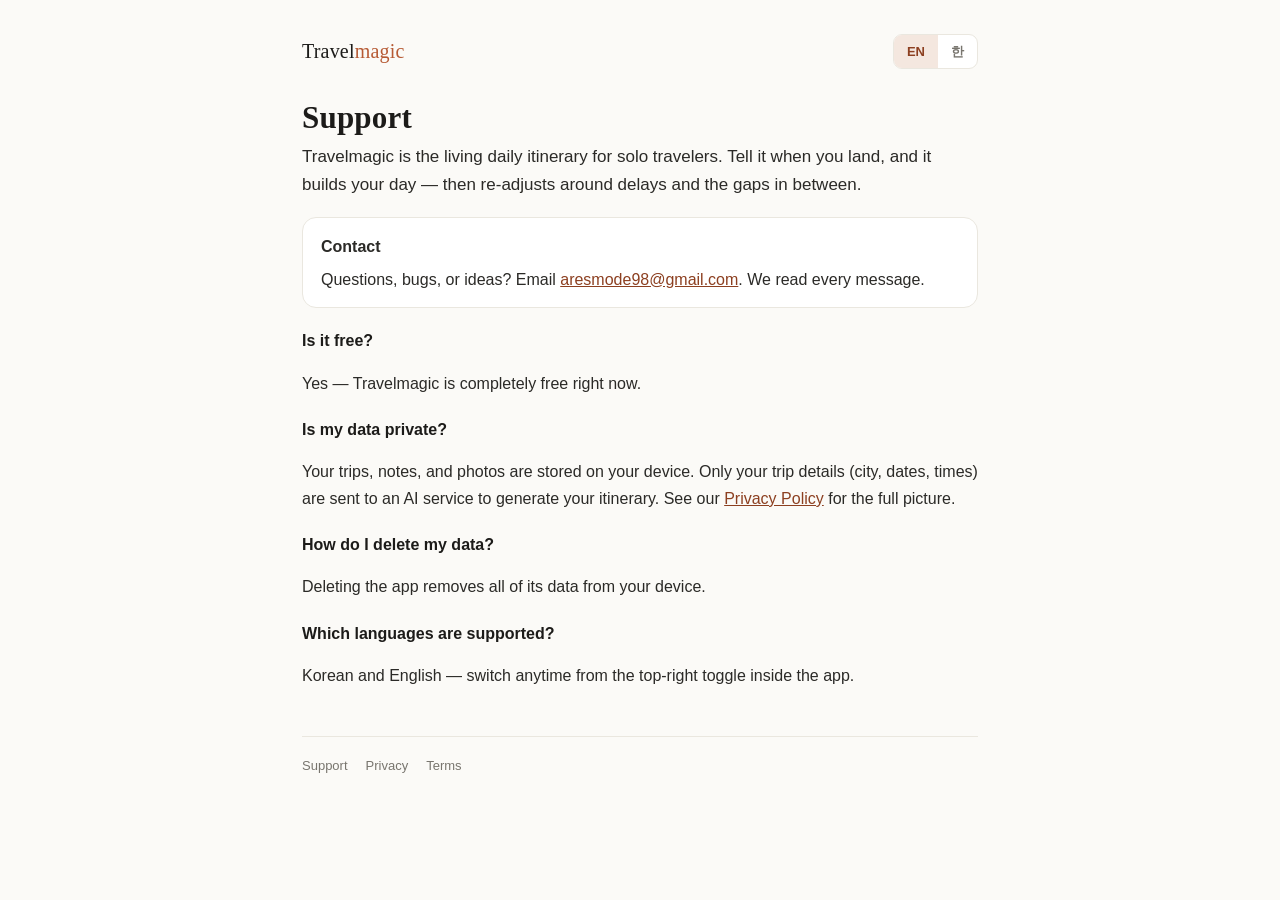
<file: index.html>
<!doctype html>
<html lang="en">
<head>
<meta charset="utf-8" />
<meta name="viewport" content="width=device-width, initial-scale=1" />
<title>Travelmagic — Support</title>
<meta name="description" content="Support for Travelmagic — the living daily itinerary for solo travelers." />
<link rel="stylesheet" href="style.css" />
</head>
<body>
<div class="wrap">
  <div class="top">
    <a class="brand" href="index.html">Travel<span>magic</span></a>
    <div class="toggle" role="group" aria-label="Language">
      <button type="button" data-lang="en">EN</button>
      <button type="button" data-lang="ko">한</button>
    </div>
  </div>

  <!-- ENGLISH -->
  <div class="en">
    <h1>Support</h1>
    <p class="lead">Travelmagic is the living daily itinerary for solo travelers. Tell it when you land, and it builds your day — then re-adjusts around delays and the gaps in between.</p>

    <div class="card">
      <p style="margin:2px 0 6px"><b>Contact</b></p>
      <p style="margin:0">Questions, bugs, or ideas? Email <a href="mailto:aresmode98@gmail.com">aresmode98@gmail.com</a>. We read every message.</p>
    </div>

    <p class="q">Is it free?</p>
    <p>Yes — Travelmagic is completely free right now.</p>

    <p class="q">Is my data private?</p>
    <p>Your trips, notes, and photos are stored on your device. Only your trip details (city, dates, times) are sent to an AI service to generate your itinerary. See our <a href="privacy.html">Privacy Policy</a> for the full picture.</p>

    <p class="q">How do I delete my data?</p>
    <p>Deleting the app removes all of its data from your device.</p>

    <p class="q">Which languages are supported?</p>
    <p>Korean and English — switch anytime from the top-right toggle inside the app.</p>
  </div>

  <!-- KOREAN -->
  <div class="ko">
    <h1>지원</h1>
    <p class="lead">Travelmagic은 혼자 여행하는 사람을 위한, 살아있는 하루 일정입니다. 도착 시각만 알려주면 하루를 짜고, 지연과 그 사이의 빈틈에 맞춰 다시 배열해 줍니다.</p>

    <div class="card">
      <p style="margin:2px 0 6px"><b>문의</b></p>
      <p style="margin:0">질문·버그·제안이 있으면 <a href="mailto:aresmode98@gmail.com">aresmode98@gmail.com</a>으로 이메일 주세요. 모든 메시지를 읽습니다.</p>
    </div>

    <p class="q">무료인가요?</p>
    <p>네 — Travelmagic은 현재 전면 무료입니다.</p>

    <p class="q">제 데이터는 안전한가요?</p>
    <p>여행·메모·사진은 기기에 저장됩니다. 일정 생성 시에는 여행 정보(도시·날짜·시각)만 AI 서비스로 전송됩니다. 자세한 내용은 <a href="privacy.html">개인정보처리방침</a>을 참고하세요.</p>

    <p class="q">데이터를 어떻게 지우나요?</p>
    <p>앱을 삭제하면 기기에서 모든 데이터가 함께 삭제됩니다.</p>

    <p class="q">어떤 언어를 지원하나요?</p>
    <p>한국어와 영어 — 앱 안 우상단 토글에서 언제든 전환할 수 있어요.</p>
  </div>

  <div class="foot">
    <a href="index.html">Support</a>
    <a href="privacy.html">Privacy</a>
    <a href="terms.html">Terms</a>
  </div>
</div>
<script src="toggle.js"></script>
</body>
</html>
</file>
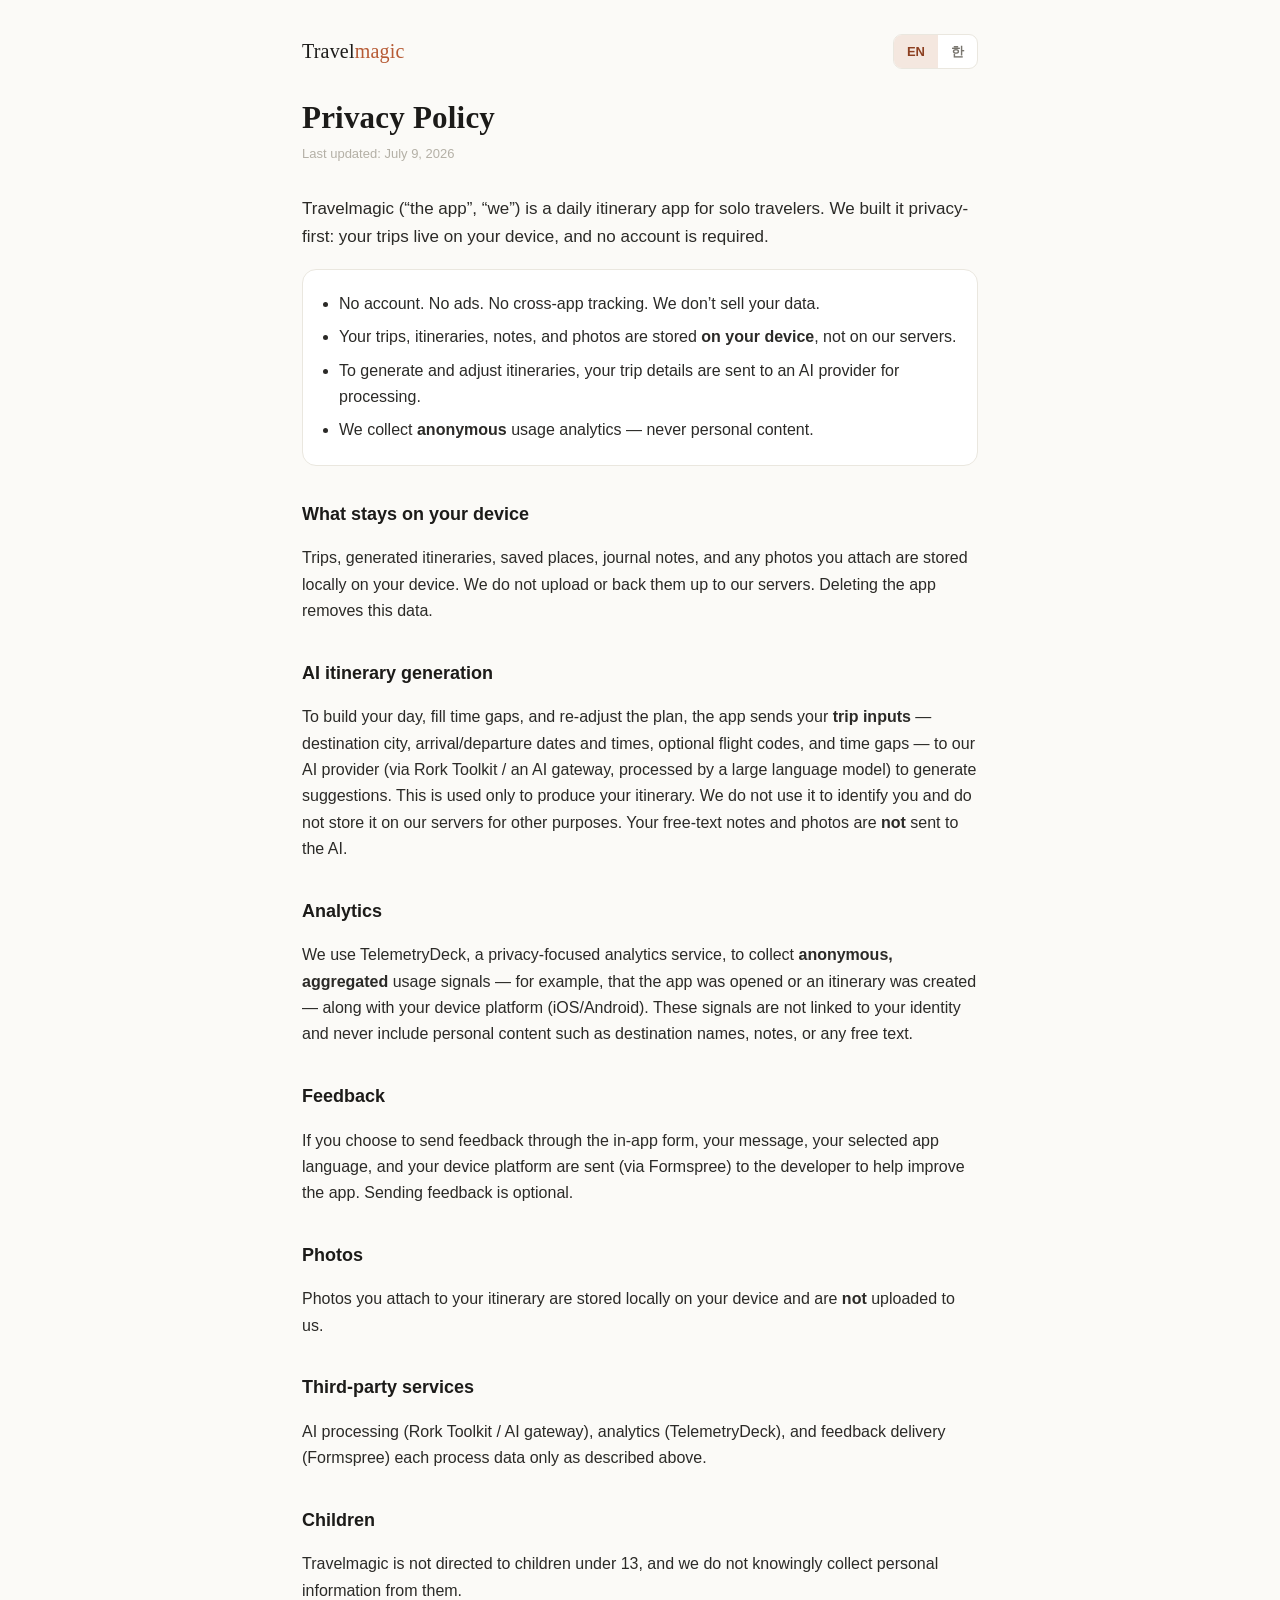
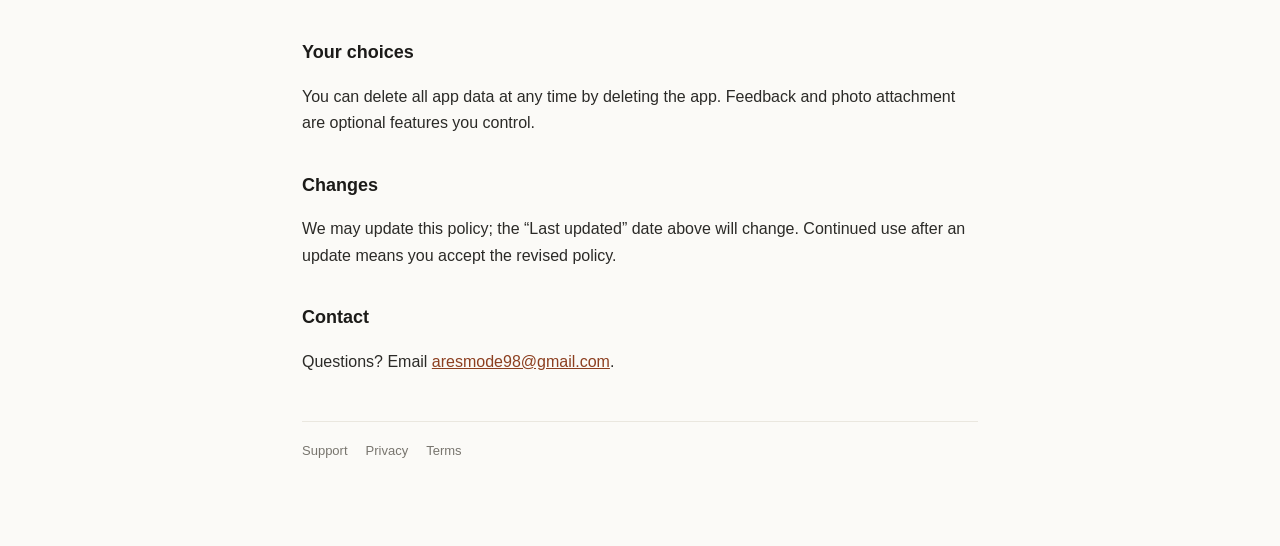
<file: privacy.html>
<!doctype html>
<html lang="en">
<head>
<meta charset="utf-8" />
<meta name="viewport" content="width=device-width, initial-scale=1" />
<title>Travelmagic — Privacy Policy</title>
<meta name="description" content="Travelmagic privacy policy — privacy-first solo travel itinerary app." />
<link rel="stylesheet" href="style.css" />
</head>
<body>
<div class="wrap">
  <div class="top">
    <a class="brand" href="index.html">Travel<span>magic</span></a>
    <div class="toggle" role="group" aria-label="Language">
      <button type="button" data-lang="en">EN</button>
      <button type="button" data-lang="ko">한</button>
    </div>
  </div>

  <!-- ENGLISH -->
  <div class="en">
    <h1>Privacy Policy</h1>
    <p class="updated">Last updated: July 9, 2026</p>
    <p class="lead">Travelmagic (“the app”, “we”) is a daily itinerary app for solo travelers. We built it privacy-first: your trips live on your device, and no account is required.</p>

    <div class="card">
      <ul>
        <li>No account. No ads. No cross-app tracking. We don’t sell your data.</li>
        <li>Your trips, itineraries, notes, and photos are stored <b>on your device</b>, not on our servers.</li>
        <li>To generate and adjust itineraries, your trip details are sent to an AI provider for processing.</li>
        <li>We collect <b>anonymous</b> usage analytics — never personal content.</li>
      </ul>
    </div>

    <h2>What stays on your device</h2>
    <p>Trips, generated itineraries, saved places, journal notes, and any photos you attach are stored locally on your device. We do not upload or back them up to our servers. Deleting the app removes this data.</p>

    <h2>AI itinerary generation</h2>
    <p>To build your day, fill time gaps, and re-adjust the plan, the app sends your <b>trip inputs</b> — destination city, arrival/departure dates and times, optional flight codes, and time gaps — to our AI provider (via Rork Toolkit / an AI gateway, processed by a large language model) to generate suggestions. This is used only to produce your itinerary. We do not use it to identify you and do not store it on our servers for other purposes. Your free-text notes and photos are <b>not</b> sent to the AI.</p>

    <h2>Analytics</h2>
    <p>We use TelemetryDeck, a privacy-focused analytics service, to collect <b>anonymous, aggregated</b> usage signals — for example, that the app was opened or an itinerary was created — along with your device platform (iOS/Android). These signals are not linked to your identity and never include personal content such as destination names, notes, or any free text.</p>

    <h2>Feedback</h2>
    <p>If you choose to send feedback through the in-app form, your message, your selected app language, and your device platform are sent (via Formspree) to the developer to help improve the app. Sending feedback is optional.</p>

    <h2>Photos</h2>
    <p>Photos you attach to your itinerary are stored locally on your device and are <b>not</b> uploaded to us.</p>

    <h2>Third-party services</h2>
    <p>AI processing (Rork Toolkit / AI gateway), analytics (TelemetryDeck), and feedback delivery (Formspree) each process data only as described above.</p>

    <h2>Children</h2>
    <p>Travelmagic is not directed to children under 13, and we do not knowingly collect personal information from them.</p>

    <h2>Your choices</h2>
    <p>You can delete all app data at any time by deleting the app. Feedback and photo attachment are optional features you control.</p>

    <h2>Changes</h2>
    <p>We may update this policy; the “Last updated” date above will change. Continued use after an update means you accept the revised policy.</p>

    <h2>Contact</h2>
    <p>Questions? Email <a href="mailto:aresmode98@gmail.com">aresmode98@gmail.com</a>.</p>
  </div>

  <!-- KOREAN -->
  <div class="ko">
    <h1>개인정보처리방침</h1>
    <p class="updated">최종 업데이트: 2026년 7월 9일</p>
    <p class="lead">Travelmagic(‘앱’)은 혼자 여행하는 사람을 위한 하루 일정 앱입니다. 개인정보를 최우선으로 설계했습니다 — 여행 데이터는 기기에 저장되고, 계정이 필요 없습니다.</p>

    <div class="card">
      <ul>
        <li>계정 없음. 광고 없음. 앱 간 추적 없음. 데이터를 판매하지 않습니다.</li>
        <li>여행·일정·메모·사진은 우리 서버가 아니라 <b>기기에</b> 저장됩니다.</li>
        <li>일정을 생성·조정하기 위해 여행 정보를 AI 제공자에게 전송해 처리합니다.</li>
        <li><b>익명</b> 사용 통계만 수집하며, 개인 내용은 절대 포함하지 않습니다.</li>
      </ul>
    </div>

    <h2>기기에 저장되는 것</h2>
    <p>여행, 생성된 일정, 저장한 장소, 메모, 첨부한 사진은 기기에 로컬로 저장됩니다. 우리 서버에 업로드하거나 백업하지 않습니다. 앱을 삭제하면 이 데이터도 함께 삭제됩니다.</p>

    <h2>AI 일정 생성</h2>
    <p>하루 계획을 만들고, 빈틈을 채우고, 일정을 다시 배열하기 위해 앱은 <b>여행 입력값</b> — 목적지 도시, 도착/출발 날짜와 시각, 선택 입력한 항공편 코드, 시간 빈틈 — 을 AI 제공자(Rork Toolkit / AI 게이트웨이, 대규모 언어모델로 처리)에게 전송해 제안을 생성합니다. 이 정보는 일정 생성에만 사용되며, 신원 식별에 쓰지 않고 다른 목적으로 서버에 저장하지 않습니다. 자유 입력 메모와 사진은 AI에 <b>전송되지 않습니다.</b></p>

    <h2>사용 통계</h2>
    <p>개인정보 중심 서비스인 TelemetryDeck을 사용해 <b>익명·집계</b> 사용 신호(예: 앱 실행, 일정 생성)와 기기 플랫폼(iOS/Android)을 수집합니다. 이 신호는 신원과 연결되지 않으며, 도시명·메모 등 개인 내용은 절대 포함하지 않습니다.</p>

    <h2>피드백</h2>
    <p>앱 내 피드백 폼으로 의견을 보내면 메시지·선택한 앱 언어·기기 플랫폼이 (Formspree를 통해) 개발자에게 전달되어 앱 개선에 사용됩니다. 피드백 전송은 선택입니다.</p>

    <h2>사진</h2>
    <p>일정에 첨부한 사진은 기기에 로컬로 저장되며 우리 쪽으로 <b>업로드되지 않습니다.</b></p>

    <h2>제3자 서비스</h2>
    <p>AI 처리(Rork Toolkit / AI 게이트웨이), 사용 통계(TelemetryDeck), 피드백 전달(Formspree)은 각각 위에 설명한 범위에서만 데이터를 처리합니다.</p>

    <h2>아동</h2>
    <p>Travelmagic은 만 13세 미만 아동을 대상으로 하지 않으며, 고의로 아동의 개인정보를 수집하지 않습니다.</p>

    <h2>사용자의 선택권</h2>
    <p>앱을 삭제하면 언제든 모든 앱 데이터가 삭제됩니다. 피드백과 사진 첨부는 사용자가 제어하는 선택 기능입니다.</p>

    <h2>변경</h2>
    <p>본 방침은 변경될 수 있으며, 변경 시 상단의 ‘최종 업데이트’ 날짜가 갱신됩니다. 변경 후 계속 사용하면 개정된 방침에 동의한 것으로 간주됩니다.</p>

    <h2>문의</h2>
    <p>궁금한 점은 <a href="mailto:aresmode98@gmail.com">aresmode98@gmail.com</a>으로 이메일 주세요.</p>
  </div>

  <div class="foot">
    <a href="index.html">Support</a>
    <a href="privacy.html">Privacy</a>
    <a href="terms.html">Terms</a>
  </div>
</div>
<script src="toggle.js"></script>
</body>
</html>
</file>
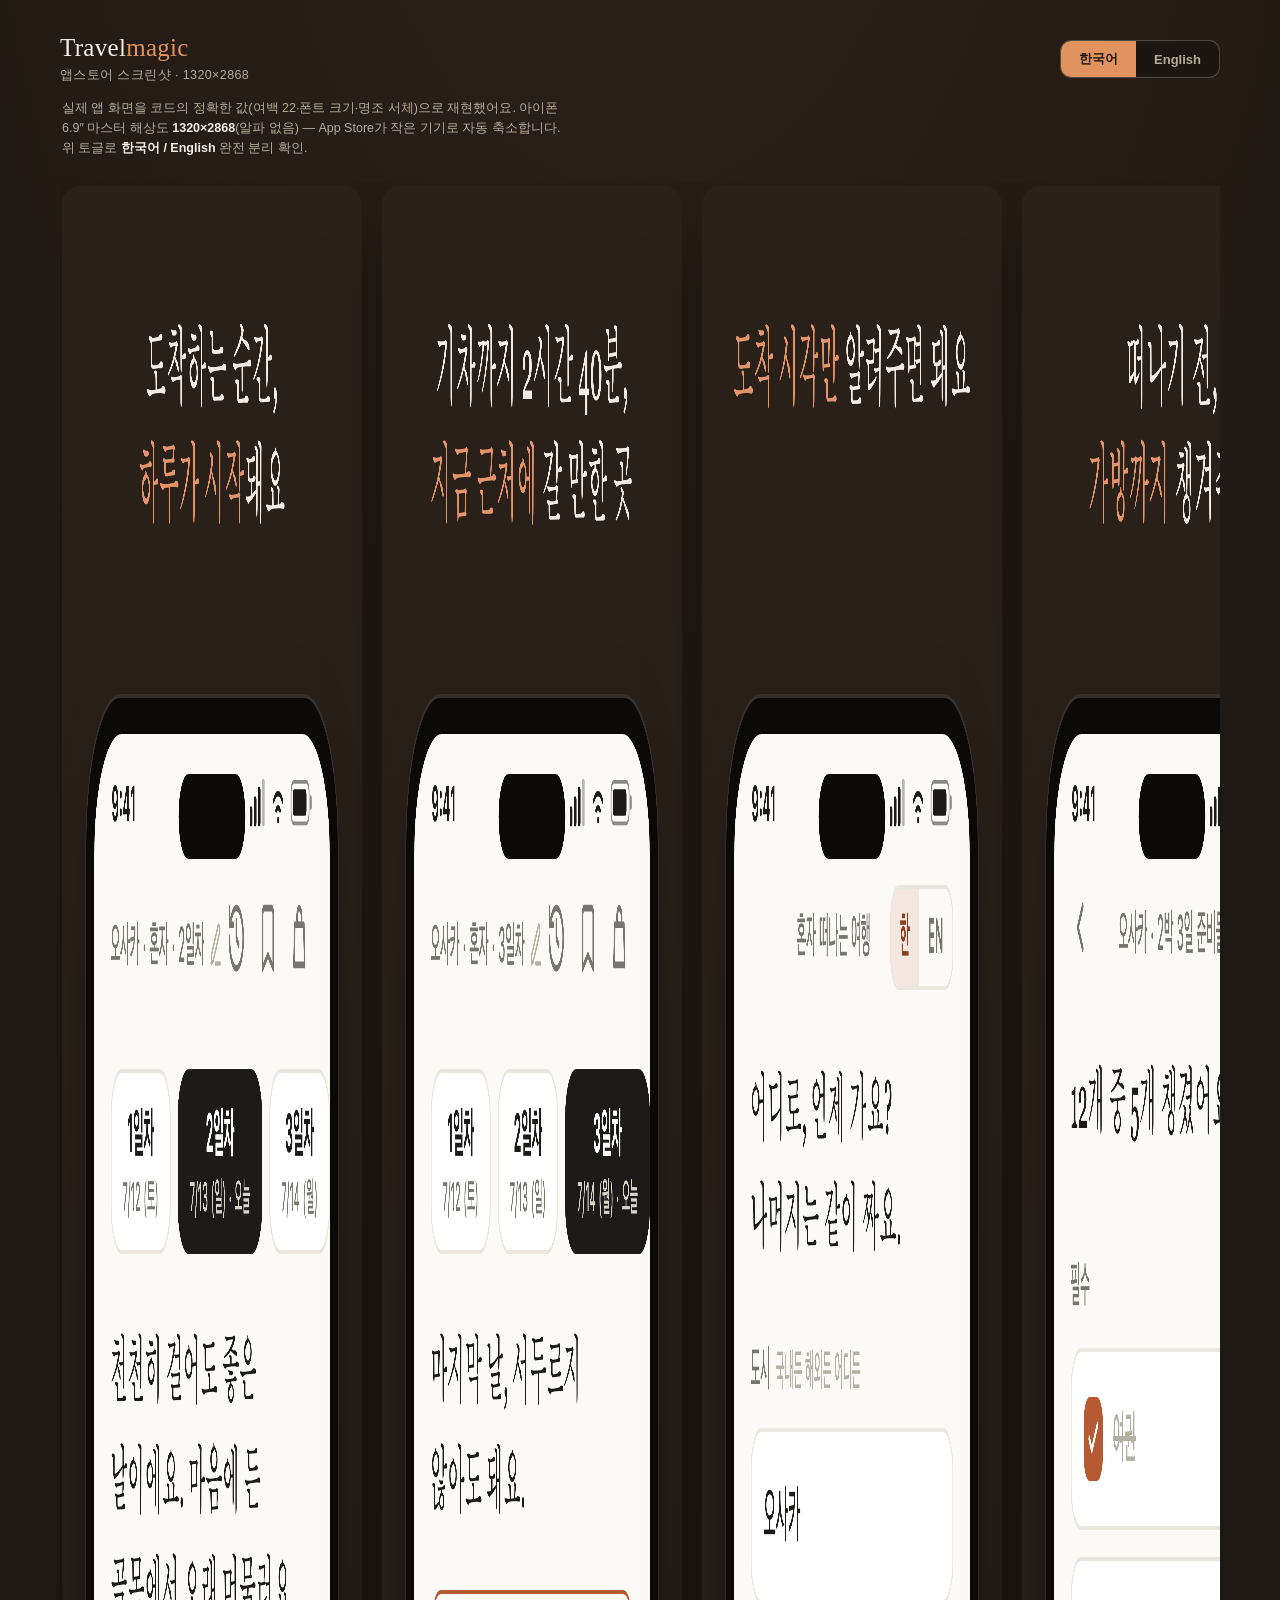
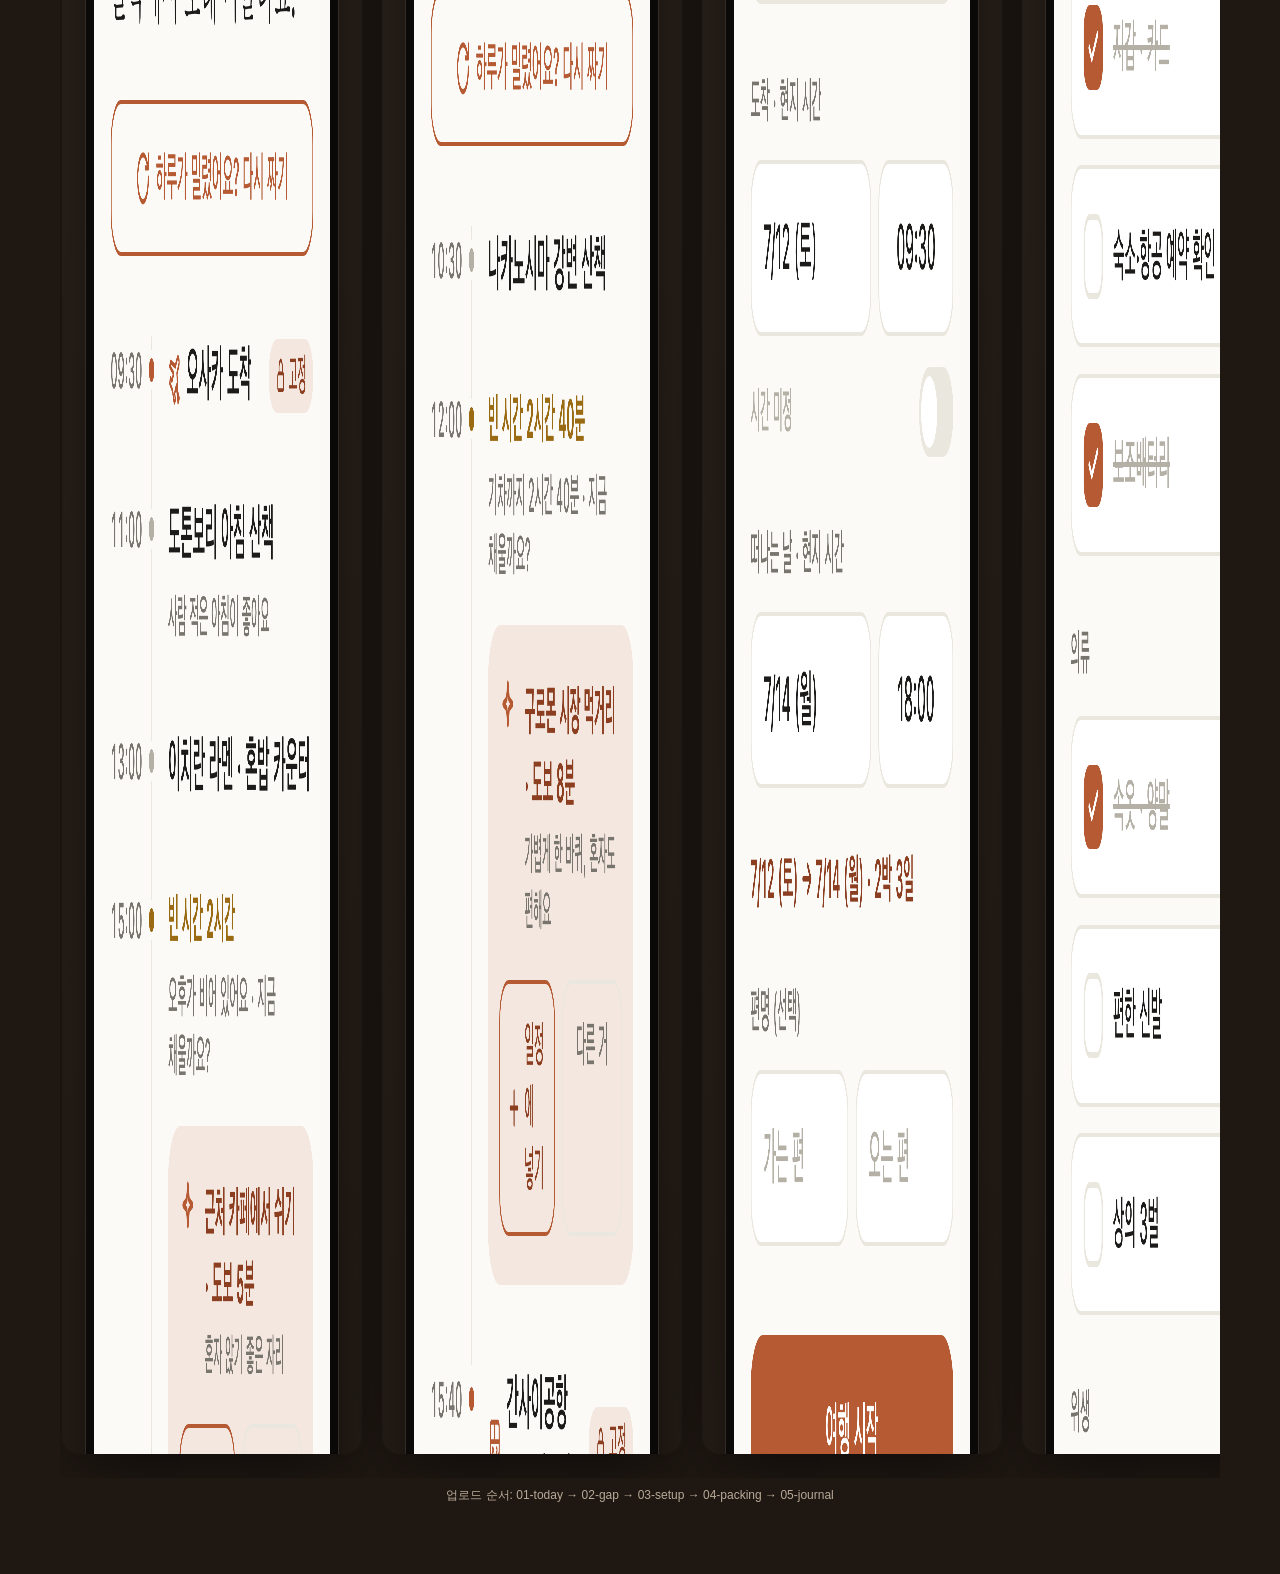
<file: screenshots.html>
<!doctype html><html lang="ko"><head>
<meta charset="utf-8" />
<meta name="viewport" content="width=device-width, initial-scale=1" />
<title>Travelmagic — App Store screenshots</title>
<style>
  :root{--ground:#1E1712;--ground2:#2C2119;--cap:#F5EFE4;--capClay:#E1935F;--capMute:#BAAA98;
    --serif:Georgia,"AppleMyungjo","Nanum Myeongjo",serif;
    --sans:-apple-system,BlinkMacSystemFont,"Apple SD Gothic Neo","Segoe UI",Roboto,sans-serif;}
  *{box-sizing:border-box;margin:0}
  body{background:radial-gradient(130% 80% at 50% -8%,var(--ground2),var(--ground) 62%);
    color:var(--cap);font-family:var(--sans);min-height:100vh}
  .page{max-width:1200px;margin:0 auto;padding:34px 20px 70px}
  header{display:flex;align-items:center;justify-content:space-between;gap:16px;flex-wrap:wrap;margin-bottom:8px}
  .wm{font-family:var(--serif);font-size:25px;letter-spacing:.3px}
  .wm b{color:var(--capClay);font-weight:400}
  .sub{font-size:12.5px;color:var(--capMute);letter-spacing:.4px;text-transform:uppercase;margin-top:5px}
  .langtog{display:inline-flex;border:1px solid rgba(245,239,227,.24);border-radius:11px;overflow:hidden;background:rgba(0,0,0,.2)}
  .langtog button{appearance:none;-webkit-appearance:none;border:0;background:transparent;color:var(--capMute);
    font:inherit;font-size:13px;font-weight:600;padding:9px 18px;cursor:pointer}
  .langtog button.on{background:var(--capClay);color:#211a15}
  .note{font-size:12.5px;color:var(--capMute);margin:14px 2px 24px;line-height:1.6;max-width:74ch}
  .note b{color:var(--cap)}
  .strip{display:flex;gap:20px;overflow-x:auto;padding:4px 2px 24px;scroll-snap-type:x mandatory}
  .strip::-webkit-scrollbar{height:9px}
  .strip::-webkit-scrollbar-thumb{background:rgba(245,239,227,.18);border-radius:20px}
  .strip img{flex:0 0 auto;width:300px;max-width:78vw;border-radius:18px;scroll-snap-align:center;
    box-shadow:0 24px 60px -26px rgba(0,0,0,.7)}
  .meta{font-size:12px;color:var(--capMute);margin-top:8px;text-align:center;line-height:1.5}
  .meta b{color:var(--cap)}
</style></head><body>
<div class="page">
  <header>
    <div><div class="wm">Travel<b>magic</b></div><div class="sub" id="sub">App Store screenshots · 1320×2868</div></div>
    <div class="langtog" role="group" aria-label="Language">
      <button type="button" data-l="ko" class="on">한국어</button>
      <button type="button" data-l="en">English</button>
    </div>
  </header>
  <p class="note" id="note"></p>
  <div class="strip" id="strip"></div>
  <p class="meta" id="foot"></p>
</div>
<script>
  var NAMES=['01-today','02-gap','03-setup','04-packing','05-journal'];
  var TXT={
    ko:{sub:'앱스토어 스크린샷 · 1320×2868',
      note:'실제 앱 화면을 코드의 정확한 값(여백 22·폰트 크기·명조 서체)으로 재현했어요. 아이폰 6.9″ 마스터 해상도 <b>1320×2868</b>(알파 없음) — App Store가 작은 기기로 자동 축소합니다. 위 토글로 <b>한국어 / English</b> 완전 분리 확인.',
      foot:'업로드 순서: ' + NAMES.join(' → ')},
    en:{sub:'App Store screenshots · 1320×2868',
      note:'The real app screens, reproduced from the code’s exact values (22px padding, font sizes, myeongjo serif). iPhone 6.9″ master <b>1320×2868</b> (no alpha) — App Store auto-scales it down. Toggle above to verify <b>한국어 / English</b> are fully separated.',
      foot:'Upload order: ' + NAMES.join(' → ')}
  };
  var lang='ko';
  function render(){
    var t=TXT[lang]; document.documentElement.lang=lang;
    document.getElementById('sub').textContent=t.sub;
    document.getElementById('note').innerHTML=t.note;
    document.getElementById('foot').innerHTML=t.foot;
    document.getElementById('strip').innerHTML=NAMES.map(function(n,i){
      return '<img src="shots/'+lang+'/'+n+'.png" alt="'+n+'" loading="lazy" width="1320" height="2868">';
    }).join('');
    document.querySelectorAll('.langtog button').forEach(function(b){b.classList.toggle('on',b.getAttribute('data-l')===lang);});
  }
  document.querySelectorAll('.langtog button').forEach(function(b){
    b.addEventListener('click',function(){lang=b.getAttribute('data-l');render();});
  });
  render();
</script>
</body></html>
</file>
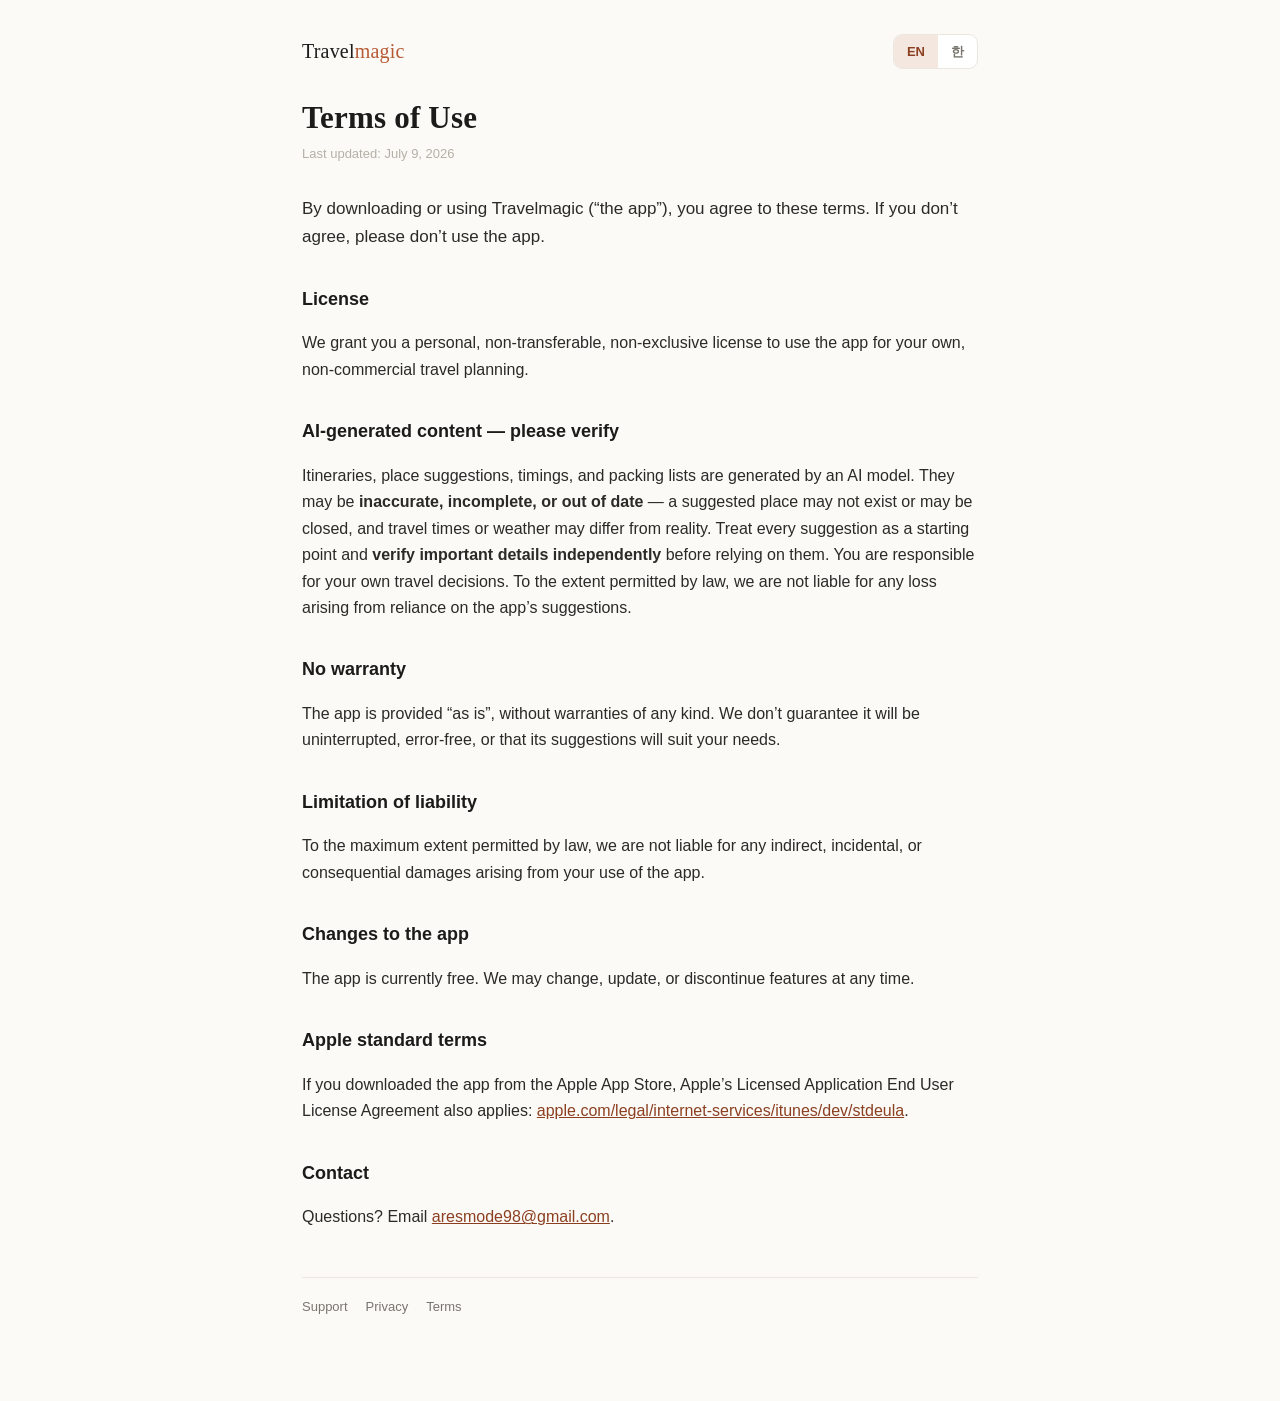
<file: terms.html>
<!doctype html>
<html lang="en">
<head>
<meta charset="utf-8" />
<meta name="viewport" content="width=device-width, initial-scale=1" />
<title>Travelmagic — Terms of Use</title>
<meta name="description" content="Travelmagic terms of use." />
<link rel="stylesheet" href="style.css" />
</head>
<body>
<div class="wrap">
  <div class="top">
    <a class="brand" href="index.html">Travel<span>magic</span></a>
    <div class="toggle" role="group" aria-label="Language">
      <button type="button" data-lang="en">EN</button>
      <button type="button" data-lang="ko">한</button>
    </div>
  </div>

  <!-- ENGLISH -->
  <div class="en">
    <h1>Terms of Use</h1>
    <p class="updated">Last updated: July 9, 2026</p>
    <p class="lead">By downloading or using Travelmagic (“the app”), you agree to these terms. If you don’t agree, please don’t use the app.</p>

    <h2>License</h2>
    <p>We grant you a personal, non-transferable, non-exclusive license to use the app for your own, non-commercial travel planning.</p>

    <h2>AI-generated content — please verify</h2>
    <p>Itineraries, place suggestions, timings, and packing lists are generated by an AI model. They may be <b>inaccurate, incomplete, or out of date</b> — a suggested place may not exist or may be closed, and travel times or weather may differ from reality. Treat every suggestion as a starting point and <b>verify important details independently</b> before relying on them. You are responsible for your own travel decisions. To the extent permitted by law, we are not liable for any loss arising from reliance on the app’s suggestions.</p>

    <h2>No warranty</h2>
    <p>The app is provided “as is”, without warranties of any kind. We don’t guarantee it will be uninterrupted, error-free, or that its suggestions will suit your needs.</p>

    <h2>Limitation of liability</h2>
    <p>To the maximum extent permitted by law, we are not liable for any indirect, incidental, or consequential damages arising from your use of the app.</p>

    <h2>Changes to the app</h2>
    <p>The app is currently free. We may change, update, or discontinue features at any time.</p>

    <h2>Apple standard terms</h2>
    <p>If you downloaded the app from the Apple App Store, Apple’s Licensed Application End User License Agreement also applies: <a href="https://www.apple.com/legal/internet-services/itunes/dev/stdeula/">apple.com/legal/internet-services/itunes/dev/stdeula</a>.</p>

    <h2>Contact</h2>
    <p>Questions? Email <a href="mailto:aresmode98@gmail.com">aresmode98@gmail.com</a>.</p>
  </div>

  <!-- KOREAN -->
  <div class="ko">
    <h1>이용약관</h1>
    <p class="updated">최종 업데이트: 2026년 7월 9일</p>
    <p class="lead">Travelmagic(‘앱’)을 내려받거나 사용하면 본 약관에 동의하는 것입니다. 동의하지 않으면 앱을 사용하지 마세요.</p>

    <h2>라이선스</h2>
    <p>개인적·비상업적 여행 계획 용도로 앱을 사용할 수 있는, 개인적·양도 불가·비독점 라이선스를 부여합니다.</p>

    <h2>AI 생성 콘텐츠 — 반드시 확인하세요</h2>
    <p>일정·장소 추천·시간·준비물은 AI 모델이 생성합니다. <b>부정확하거나 불완전하거나 오래된</b> 정보일 수 있습니다 — 추천된 장소가 실제로 없거나 문을 닫았을 수 있고, 이동 시간이나 날씨가 실제와 다를 수 있습니다. 모든 추천은 출발점으로만 여기고, 중요한 정보는 <b>직접 확인한 뒤</b> 이용하세요. 여행 결정에 대한 책임은 사용자에게 있습니다. 법이 허용하는 범위에서, 앱의 추천에 의존해 발생한 손해에 대해 책임지지 않습니다.</p>

    <h2>보증 없음</h2>
    <p>앱은 ‘있는 그대로’ 제공되며 어떠한 종류의 보증도 하지 않습니다. 중단 없는 이용, 오류 없음, 추천의 적합성을 보장하지 않습니다.</p>

    <h2>책임의 제한</h2>
    <p>법이 허용하는 최대 범위에서, 앱 사용으로 인한 간접적·부수적·결과적 손해에 대해 책임지지 않습니다.</p>

    <h2>앱의 변경</h2>
    <p>현재 앱은 무료입니다. 언제든 기능을 변경·업데이트·중단할 수 있습니다.</p>

    <h2>애플 표준 약관</h2>
    <p>앱스토어에서 내려받은 경우 Apple의 라이선스 응용프로그램 최종사용자 사용권 계약(EULA)도 함께 적용됩니다: <a href="https://www.apple.com/legal/internet-services/itunes/dev/stdeula/">apple.com/legal/internet-services/itunes/dev/stdeula</a>.</p>

    <h2>문의</h2>
    <p>궁금한 점은 <a href="mailto:aresmode98@gmail.com">aresmode98@gmail.com</a>으로 이메일 주세요.</p>
  </div>

  <div class="foot">
    <a href="index.html">Support</a>
    <a href="privacy.html">Privacy</a>
    <a href="terms.html">Terms</a>
  </div>
</div>
<script src="toggle.js"></script>
</body>
</html>
</file>
<file: style.css>
:root{
  --bg:#FBFAF7; --surface:#FFFFFF; --ink:#1C1B19; --muted:#78756E;
  --faint:#B4B0A6; --line:#EAE7DF; --accent:#B65A34; --accentBg:#F4E7DF; --accentInk:#8C3F20;
}
*{box-sizing:border-box}
html{-webkit-text-size-adjust:100%}
body{
  margin:0; background:var(--bg); color:var(--ink);
  font-family:-apple-system,BlinkMacSystemFont,"Segoe UI",Roboto,"Helvetica Neue",Arial,"Apple SD Gothic Neo","Malgun Gothic",sans-serif;
  line-height:1.65; font-size:16px; -webkit-font-smoothing:antialiased;
}
.wrap{max-width:720px; margin:0 auto; padding:34px 22px 84px}
.top{display:flex; align-items:center; justify-content:space-between; gap:12px; margin-bottom:30px; flex-wrap:wrap}
.brand{font-family:Georgia,"Times New Roman",serif; font-size:20px; color:var(--ink); text-decoration:none; letter-spacing:.2px}
.brand span{color:var(--accent)}
.toggle{display:inline-flex; border:1px solid var(--line); border-radius:9px; overflow:hidden; background:var(--surface)}
.toggle button{appearance:none; -webkit-appearance:none; border:0; background:transparent; color:var(--muted); font:inherit; font-size:13px; font-weight:600; padding:6px 13px; cursor:pointer}
.toggle button.on{background:var(--accentBg); color:var(--accentInk)}
h1{font-family:Georgia,"Times New Roman",serif; font-size:31px; line-height:1.22; margin:0 0 6px; letter-spacing:.2px}
.updated{color:var(--faint); font-size:13px; margin:0 0 30px}
h2{font-size:18px; margin:34px 0 10px}
p,li{color:#2b2a27}
a{color:var(--accentInk)}
.lead{font-size:17px; color:#2b2a27; margin-top:0}
.card{background:var(--surface); border:1px solid var(--line); border-radius:14px; padding:14px 18px; margin:18px 0}
.card ul{margin:0; padding-left:18px}
.card li{margin:7px 0}
.q{font-weight:600; color:var(--ink); margin:20px 0 4px}
.foot{margin-top:46px; padding-top:18px; border-top:1px solid var(--line); color:var(--faint); font-size:13px; display:flex; gap:18px; flex-wrap:wrap}
.foot a{color:var(--muted); text-decoration:none}
.foot a:hover{color:var(--accentInk)}
.ko{display:none}
body.show-ko .en{display:none}
body.show-ko .ko{display:block}
</file>
